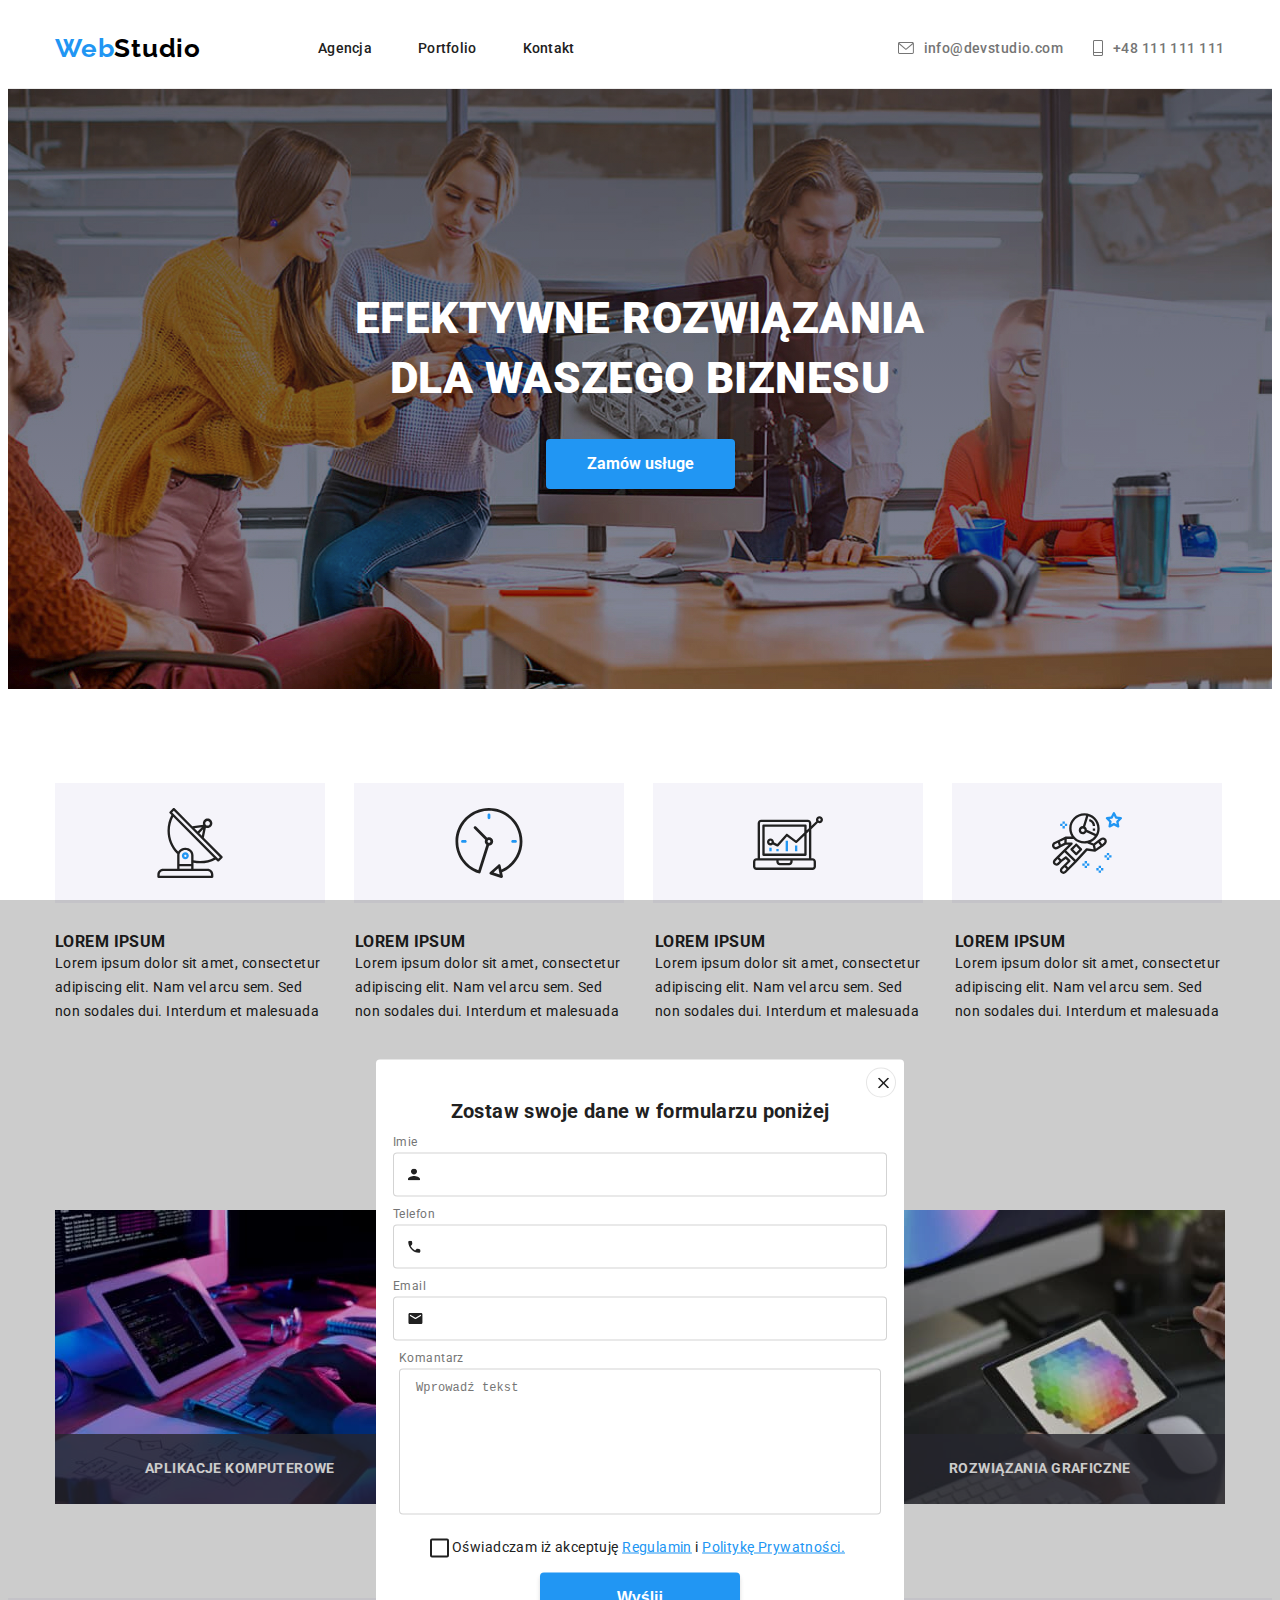
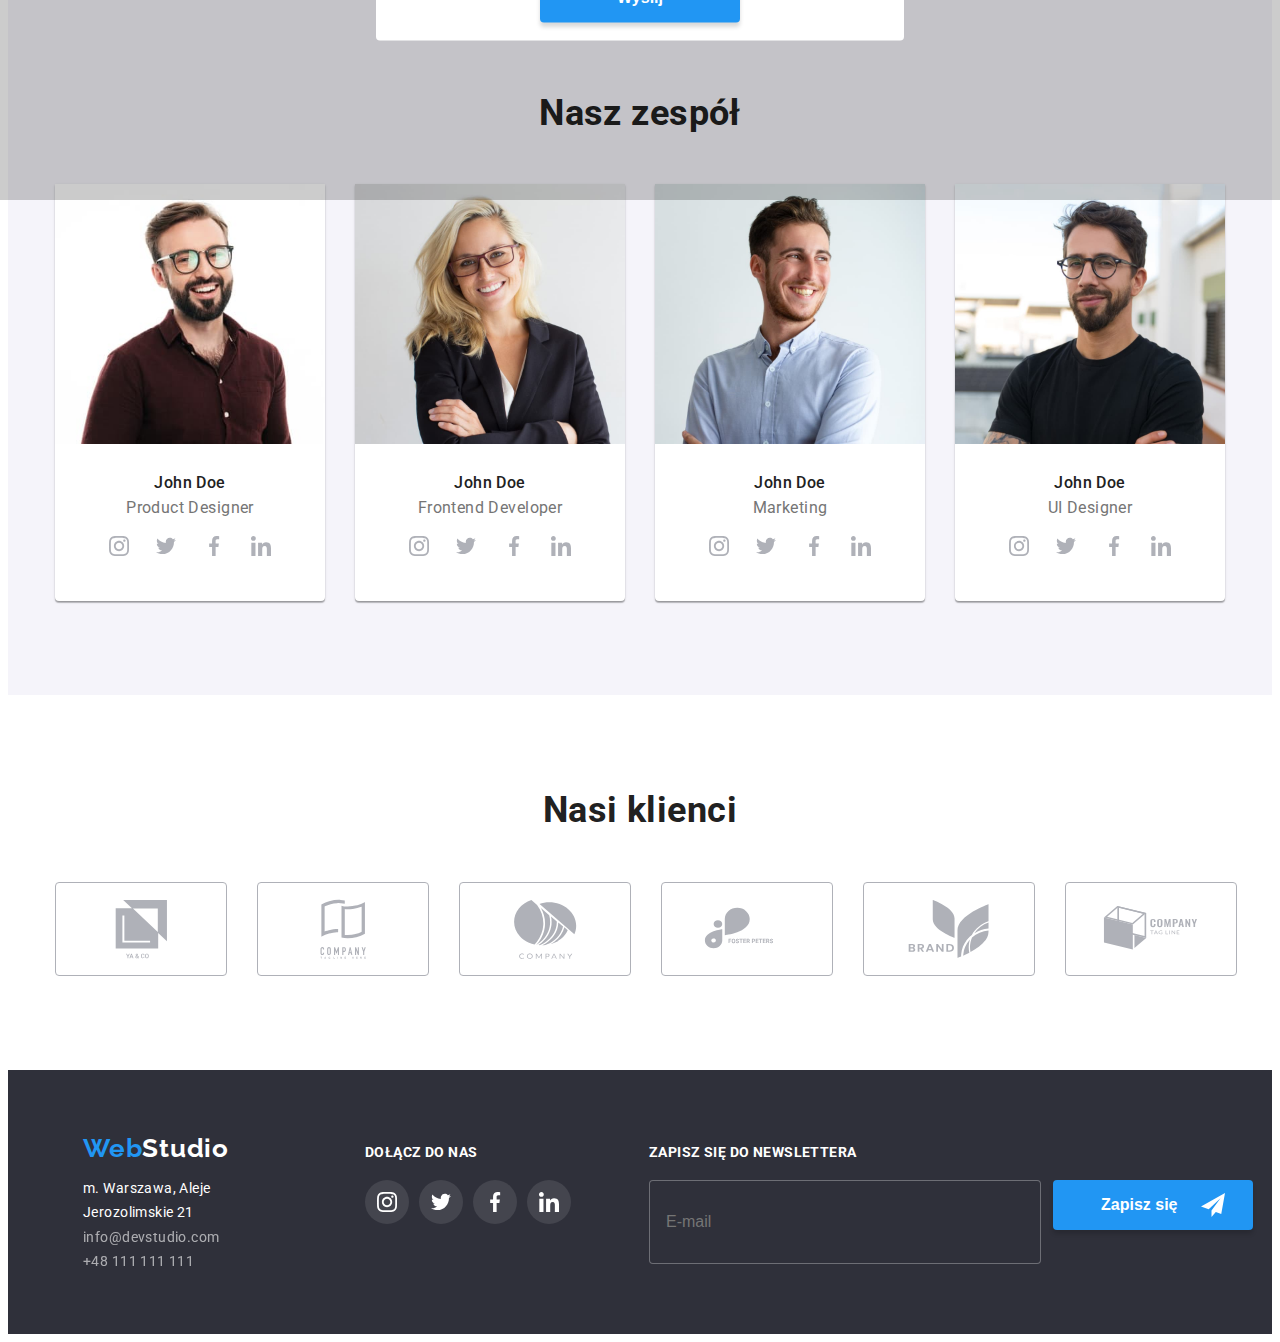
<file: index.html>
<!DOCTYPE html>
<html lang="en">

<head>
  <meta charset="UTF-8" />
  <meta http-equiv="X-UA-Compatible" content="IE=edge" />
  <meta name="viewport" content="width=device-width, initial-scale=1.0" />
  <title>Studio</title>
  <link rel="preconnect" href="https://fonts.googleapis.com" />
  <link rel="preconnect" href="https://fonts.gstatic.com" crossorigin />
  <link href="https://fonts.googleapis.com/css2?family=Raleway:wght@700&family=Roboto:wght@400;500;700;900&display=swap"
    rel="stylesheet" />
  <link rel="stylesheet" href="https://cdnjs.cloudflare.com/ajax/libs/modern-normalize/1.1.0/modern-normalize.min.css"
    integrity="sha512-wpPYUAdjBVSE4KJnH1VR1HeZfpl1ub8YT/NKx4PuQ5NmX2tKuGu6U/JRp5y+Y8XG2tV+wKQpNHVUX03MfMFn9Q=="
    crossorigin="anonymous" referrerpolicy="no-referrer" />
  <link rel="stylesheet" href="css/main.min.css" />
</head>

<body>
  <header class="header">
    <div class="container">
      <a href="/" class="logo"><span class="logo__text">Web</span>Studio</a>
      <nav>
        <ul class="navigation__list">
          <li class="navigation__list-item">
            <a href="/" class="navigation__link">Agencja</a>
          </li>
          <li class="navigation__list-item">
            <a href="./portfolio.html" class="navigation__link">Portfolio</a>
          </li>
          <li class="navigation__list-item">
            <a href="/kontakt" class="navigation__link">Kontakt</a>
          </li>
        </ul>
      </nav>
      <div>
        <ul class="header__contact-list">
          <li class="header__contact-list-item">
            <a class="header__contact-link" href="mailto:info@devstudio.com">
              <svg class="header__contact-icon" width="16" height="12">
                <use href="./images/icons.svg#icon-envelope">
                </use>
              </svg>
              info@devstudio.com</a>
          </li>
          <li class="header__contact-list-item">
            <a class="header__contact-link" href="tel:+48111111111">
              <svg class="header__contact-icon" width="10" height="16">
                <use href="./images/icons.svg#icon-phone"></use>
              </svg>
              +48 111 111 111</a>
          </li>
        </ul>
      </div>
    </div>
  </header>
  <main>
    <div class="main-title">
      <h1 class="main-title__text">
        EFEKTYWNE ROZWIĄZANIA <br />
        DLA WASZEGO BIZNESU
      </h1>
      <a class="main-title__link" href="#" data-modal-open><button type="button" class="main-title__button">Zamów
          usługe</button></a>
      <div class="backdrop is-hidden" data-modal>
        <div class="modal">
          <button class="modal__btn" data-modal-close>
            <svg class="modal__icon-cross" width="11" height="11">
              <use href="./images/icons.svg#icon-cross"></use>
            </svg>
          </button>
          <h3 class="modal__title">Zostaw swoje dane w formularzu poniżej</h3>
          <form class="modal__form">
            <label class="modal__label">
              Imie
              <svg class="modal__icon" width="12" height="12">
                <use href="./images/icons.svg#icon-name"></use>
              </svg>
              <input class="modal__input" type="text" name="imie">
            </label>
            <label class="modal__label">
              Telefon
              <svg class="modal__icon" width="13" height="13">
                <use href="./images/icons.svg#icon-phone2"></use>
              </svg>
              <input class="modal__input" type="tel" name="telefon">
            </label>
            <label class="modal__label">
              Email
              <svg class="modal__icon" width="15" height="12">
                <use href="./images/icons.svg#icon-envelope2"></use>
              </svg>
              <input class="modal__input" type="email" name="email">
            </label>
            <label class="modal__label">
              Komantarz
              <textarea class="modal__textarea" type="text" name="komentarz" placeholder="Wprowadź tekst"></textarea>
            </label>
            <label class="modal__checkbox">
              <input type="checkbox">
              <span class="modal__checkmark"></span>
              <svg class="modal__checkbox-icon" width="11" height="8">
                <use href="./images/icons.svg#icon-checkbox"></use>
              </svg>
              <span class="modal__agreements">Oświadczam iż akceptuję <a class="modal__link">Regulamin</a> i <a
                  class="modal__link">Politykę
                  Prywatności.</a></span>
            </label>
            <a href="/"><button class="modal__send-button" type="submit"><span>Wyślij</span></button></a>
          </form>
        </div>
      </div>
    </div>
    <section class="section">
      <div class="container">
        <div class="images-box">
          <ul class="images-box__list">
            <li class="images-box__item">
              <svg width="70" height="70">
                <use href="./images/icons.svg#icon-antena">
                </use>
              </svg>
            </li>
            <li class="images-box__item">
              <svg width="70" height="70">
                <use href="./images/icons.svg#icon-clock">
                </use>
              </svg>
            </li>
            <li class="images-box__item">
              <svg width="70" height="70">
                <use href="./images/icons.svg#icon-laptop">
                </use>
              </svg>
            </li>
            <li class="images-box__item">
              <svg width="70" height="70">
                <use href="./images/icons.svg#icon-astronaut">
                </use>
              </svg>
            </li>
          </ul>
        </div>
        <div class="features">
          <ul class="features__list">
            <li class="features__item">
              <h4 class="features__title">Lorem ipsum</h4>
              <p class="features__text">
                Lorem ipsum dolor sit amet, consectetur adipiscing elit. Nam vel
                arcu sem. Sed non sodales dui. Interdum et malesuada
              </p>
            </li>
            <li class="features__item">
              <h4 class="features__title">Lorem ipsum</h4>
              <p class="features__text">
                Lorem ipsum dolor sit amet, consectetur adipiscing elit. Nam vel
                arcu sem. Sed non sodales dui. Interdum et malesuada
              </p>
            </li>
            <li class="features__item">
              <h4 class="features__title">Lorem ipsum</h4>
              <p class="features__text">
                Lorem ipsum dolor sit amet, consectetur adipiscing elit. Nam vel
                arcu sem. Sed non sodales dui. Interdum et malesuada
              </p>
            </li>
            <li class="features__item">
              <h4 class="features__title">Lorem ipsum</h4>
              <p class="features__text">
                Lorem ipsum dolor sit amet, consectetur adipiscing elit. Nam vel
                arcu sem. Sed non sodales dui. Interdum et malesuada
              </p>
            </li>
          </ul>
        </div>
      </div>
    </section>
    <section class="work container section">
      <h2 class="section__title">Czym się zajmujemy</h2>
      <ul class="work__list">
        <li class="work__item">
          <img src="images/project.jpg" alt="Projektowanie stron WWW" width="370" height="294" />
          <p class="work__text">APLIKACJE KOMPUTEROWE</p>
        </li>
        <li class="work__item">
          <img src="images/apps.jpg" alt="Aplikacje na telefon" width="370" height="294" />
          <p class="work__text">APLIKACJE MOBILNE</p>
        </li>
        <li class="work__item">
          <img src="images/design.jpg" alt="Paleta kolorów" width="370" height="294" />
          <p class="work__text">ROZWIĄZANIA GRAFICZNE</p>
        </li>
      </ul>
    </section>
    <section class="teams">
      <div class="container section">
        <h2 class="section__title">Nasz zespół</h2>

        <ul class="teams__list">
          <li class="teams__item">
            <figure class="teams__figure-box">
              <img src="images/productdesigner..jpg" alt="Product Designer" width="270" height="260" />
              <figcaption class="teams__figcaption">
                <strong class="teams__name">John Doe</strong><br />
                <span class="teams__function">Product Designer</span>
                <div>
                  <ul class="teams__social">
                    <li class="teams__social-list"><a href="/"><svg class="teams__social-link" width="44" height="44">
                          <use href="./images/icons.svg#icon-instagram"></use>
                        </svg></a></li>
                    <li class="teams__social-list"><a href="/"><svg class="teams__social-link" width="44" height="44">
                          <use href="./images/icons.svg#icon-twitter">
                          </use>
                        </svg></a></li>
                    <li class="teams__social-list"><a href="/"><svg class="teams__social-link" width="44" height="44">
                          <use href="./images/icons.svg#icon-facebook"></use>
                        </svg></a></li>
                    <li class="teams__social-list"><a href="/"><svg class="teams__social-link" width="44" height="44">
                          <use href="./images/icons.svg#icon-linkedin"></use>
                        </svg></a></li>
                  </ul>
                </div>
              </figcaption>
            </figure>
          </li>
          <li class="teams__item">
            <figure class="teams__figure-box">
              <img src="images/frontend.jpg" alt="Frontend Developer" width="270" height="260" />
              <figcaption class="teams__figcaption">
                <strong class="teams__name">John Doe</strong><br />
                <span class="teams__function">Frontend Developer</span>
                <div>
                  <ul class="teams__social">
                    <li class="teams__social-list"><a href="/"><svg class="teams__social-link" width="44" height="44">
                          <use href="./images/icons.svg#icon-instagram"></use>
                        </svg></a></li>
                    <li class="teams__social-list"><a href="/"><svg class="teams__social-link" width="44" height="44">
                          <use href="./images/icons.svg#icon-twitter">
                          </use>
                        </svg></a></li>
                    <li class="teams__social-list"><a href="/"><svg class="teams__social-link" width="44" height="44">
                          <use href="./images/icons.svg#icon-facebook"></use>
                        </svg></a></li>
                    <li class="teams__social-list"><a href="/"><svg class="teams__social-link" width="44" height="44">
                          <use href="./images/icons.svg#icon-linkedin"></use>
                        </svg></a></li>
                  </ul>
                </div>
              </figcaption>
            </figure class="teams__figure-box">
          </li>
          <li class="teams__item">
            <figure class="teams__figure-box">
              <img src="images/marketing.jpg" alt="marketing" width="270" height="260" />
              <figcaption class="teams__figcaption">
                <strong class="teams__name">John Doe</strong><br />
                <span class="teams__function">Marketing</span>
                <div>
                  <ul class="teams__social">
                    <li class="teams__social-list"><a href="/"><svg class="teams__social-link" width="44" height="44">
                          <use href="./images/icons.svg#icon-instagram"></use>
                        </svg></a></li>
                    <li class="teams__social-list"><a href="/"><svg class="teams__social-link" width="44" height="44">
                          <use href="./images/icons.svg#icon-twitter">
                          </use>
                        </svg></a></li>
                    <li class="teams__social-list"><a href="/"><svg class="teams__social-link" width="44" height="44">
                          <use href="./images/icons.svg#icon-facebook"></use>
                        </svg></a></li>
                    <li class="teams__social-list"><a href="/"><svg class="teams__social-link" width="44" height="44">
                          <use href="./images/icons.svg#icon-linkedin"></use>
                        </svg></a></li>
                  </ul>
                </div>
              </figcaption>
            </figure>
          </li>
          <li class="teams__item">
            <figure class="teams__figure-box">
              <img src="images/uidesigner.jpg" alt="UI designer" width="270" height="260" />
              <figcaption class="teams__figcaption">
                <strong class="teams__name">John Doe</strong><br />
                <span class="teams__function">UI Designer</span>
                <div>
                  <ul class="teams__social">
                    <li class="teams__social-list"><a href="/"><svg class="teams__social-link" width="44" height="44">
                          <use href="./images/icons.svg#icon-instagram"></use>
                        </svg></a></li>
                    <li class="teams__social-list"><a href="/"><svg class="teams__social-link" width="44" height="44">
                          <use href="./images/icons.svg#icon-twitter">
                          </use>
                        </svg></a></li>
                    <li class="teams__social-list"><a href="/"><svg class="teams__social-link" width="44" height="44">
                          <use href="./images/icons.svg#icon-facebook"></use>
                        </svg></a></li>
                    <li class="teams__social-list"><a href="/"><svg class="teams__social-link" width="44" height="44">
                          <use href="./images/icons.svg#icon-linkedin"></use>
                        </svg></a></li>
                  </ul>
                </div>
              </figcaption>
            </figure>
          </li>
        </ul>
      </div>
    </section>
    <section class="container section">
      <h2 class="section__title">Nasi klienci</h2>
      <div class="clients">
        <ul class="clients__list">
          <li class="client__item">
            <svg width="106" height="60">
              <use href="./images/icons.svg#icon-client1">
              </use>
            </svg>
          </li>
          <li class="client__item">
            <svg width="106" height="60">
              <use href="./images/icons.svg#icon-client2">
              </use>
            </svg>
          </li>
          <li class="client__item">
            <svg width="106" height="60">
              <use href="./images/icons.svg#icon-client3">
              </use>
            </svg>
          </li>
          <li class="client__item">
            <svg width="106" height="60">
              <use href="./images/icons.svg#icon-client4">
              </use>
            </svg>
          </li>
          <li class="client__item">
            <svg width="106" height="60">
              <use href="./images/icons.svg#icon-client5">
              </use>
            </svg>
          </li>
          <li class="client__item">
            <svg width="106" height="60">
              <use href="./images/icons.svg#icon-client6">
              </use>
            </svg>
          </li>
        </ul>
      </div>
    </section>
  </main>
  <footer class=" footer">
    <div class="container footer__box">
      <div class="address">
        <a class="footer__logo" href="/"><span class="logo__text">Web</span>Studio</a>
        <address class="address__box">
          <ul class="address__list">
            <li>m. Warszawa, Aleje Jerozolimskie 21</li>
            <li>
              <a class="address__link" href="mailto:info@devstudio.com">info@devstudio.com</a>
            </li>
            <li>
              <a class="address__link" href="tel:+48111111111">+48 111 111 111</a>
            </li>
          </ul>
        </address>
      </div>
      <div class="footer__social-media">
        <h5 class="footer__social-media-label">DOŁĄCZ DO NAS</h5>
        <ul class="footer__social-media-list">
          <li class="footer__social-media-item"><a href="/"><svg class="footer__social-media-link" width="44"
                height="44">
                <use href="./images/icons.svg#icon-instagram"></use>
              </svg></a></li>
          <li class="footer__social-media-item"><a href="/"><svg class="footer__social-media-link" width="44"
                height="44">
                <use href="./images/icons.svg#icon-twitter">
                </use>
              </svg></a></li>
          <li class="footer__social-media-item"><a href="/"><svg class="footer__social-media-link" width="44"
                height="44">
                <use href="./images/icons.svg#icon-facebook"></use>
              </svg></a></li>
          <li class="footer__social-media-item"><a href="/"><svg class="footer__social-media-link" width="44"
                height="44">
                <use href="./images/icons.svg#icon-linkedin"></use>
              </svg></a></li>
        </ul>
      </div>
      <div class="newsletter">
        <h5 class="newsletter__label">
          ZAPISZ SIĘ DO NEWSLETTERA
        </h5>
        <form class="newsletter__form">
          <label>
            <input class="newsletter__input" type="email" name="email" placeholder="E-mail" />
          </label>
          <a href="/" class="link"><button type="submit" class="newsletter__button">
              <span class="newsletter__button-text">Zapisz się</span>
              <svg class="newsletter__button-icon" width="24" height="24">
                <use href="./images/icons.svg#icon-send"></use>
              </svg>
            </button></a>
        </form>
      </div>
    </div>
  </footer>
  <script src="./modal.js"></script>
</body>

</html>
</file>
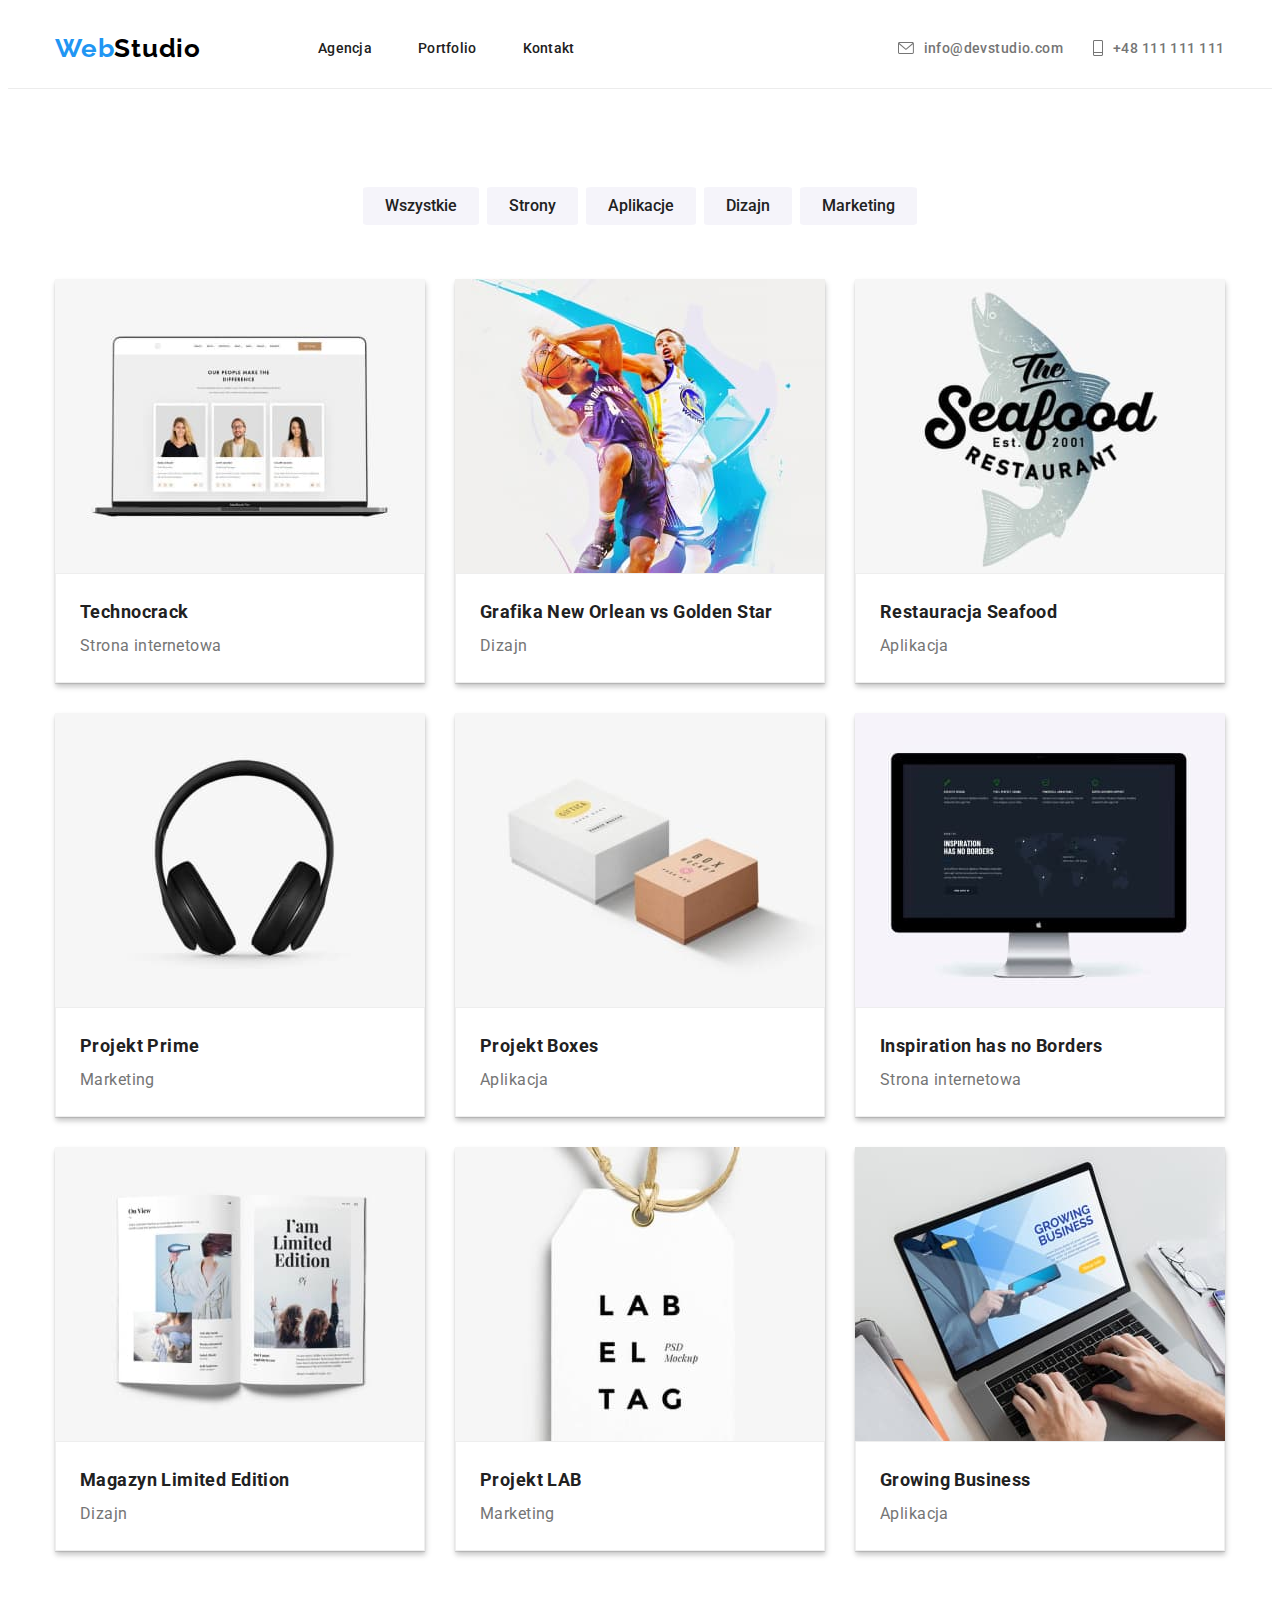
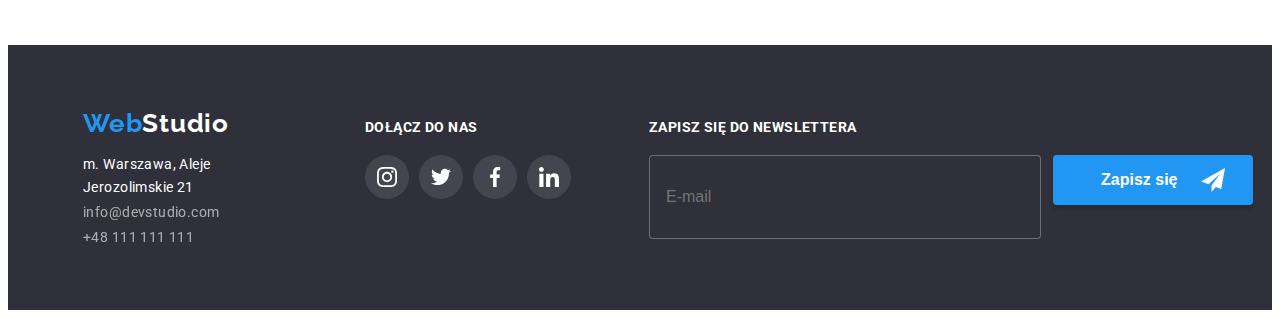
<file: portfolio.html>
<!DOCTYPE html>
<html lang="en">

<head>
  <meta charset="UTF-8" />
  <meta http-equiv="X-UA-Compatible" content="IE=edge" />
  <meta name="viewport" content="width=device-width, initial-scale=1.0" />
  <title>Portfolio</title>
  <link rel="preconnect" href="https://fonts.googleapis.com" />
  <link rel="preconnect" href="https://fonts.gstatic.com" crossorigin />
  <link href="https://fonts.googleapis.com/css2?family=Raleway:wght@700&family=Roboto:wght@400;500;700;900&display=swap"
    rel="stylesheet" />
  <link rel="stylesheet" href="https://cdnjs.cloudflare.com/ajax/libs/modern-normalize/1.1.0/modern-normalize.min.css"
    integrity="sha512-wpPYUAdjBVSE4KJnH1VR1HeZfpl1ub8YT/NKx4PuQ5NmX2tKuGu6U/JRp5y+Y8XG2tV+wKQpNHVUX03MfMFn9Q=="
    crossorigin="anonymous" referrerpolicy="no-referrer" />
  <link rel="stylesheet" href="css/main.min.css" />
</head>

<body>
  <header class="header">
    <div class="container">
      <a href="index.html" class="logo"><span class="logo__text">Web</span>Studio</a>
      <nav class="navigation">
        <ul class="navigation__list">
          <li class="navigation__list-item">
            <a href="/" class="navigation__link">Agencja</a>
          </li>
          <li class="navigation__list-item">
            <a href="./portfolio.html" class="navigation__link">Portfolio</a>
          </li>
          <li class="navigation__list-item">
            <a href="/kontakt" class="navigation__link">Kontakt</a>
          </li>
        </ul>
      </nav>
      <div>
        <ul class="header__contact-list">
          <li class="header__contact-list-item">
            <a class="header__contact-link" href="mailto:info@devstudio.com">
              <svg class="header__contact-icon" width="16" height="12">
                <use href="./images/icons.svg#icon-envelope">
                </use>
              </svg>
              info@devstudio.com</a>
          </li>
          <li class="header__contact-list-item">
            <a class="header__contact-link" href="tel:+48111111111">
              <svg class="header__contact-icon" width="10" height="16">
                <use href="./images/icons.svg#icon-phone"></use>
              </svg>
              +48 111 111 111</a>
          </li>
        </ul>
      </div>
    </div>
  </header>
  <main class="section">
    <div class="container">
      <ul class="button-bar">
        <li class="button-bar__item">
          <button class="button-bar__button" type="button">Wszystkie</button>
        </li>
        <li class="button-bar__item">
          <button class="button-bar__button" type="button">Strony</button>
        </li>
        <li class="button-bar__item">
          <button class="button-bar__button" type="button">Aplikacje</button>
        </li>
        <li class="button-bar__item">
          <button class="button-bar__button" type="button">Dizajn</button>
        </li>
        <li class="button-bar__item">
          <button class="button-bar__button" type="button">Marketing</button>
        </li>
      </ul>
    </div>
    <section class="container">
      <ul class="services">
        <li class="services__item">
          <figure class="services__figure-box">
            <div class="services__animation">
              <img class="services__image" src="./images/website.jpg" alt="Technocrack" width="370" height="294" />
              <div class="services__overlay">
                <p class="services__overlay-text">
                  Technocrack jest popularną platformą wykorzystywaną do rozpowszechniania koronawirusa. Firmy
                  wykorzystują tę platformę do celów szpiegowskich i ataków na niezabezpieczone serwery konkurencji
                </p>
              </div>
            </div>
            <figcaption class="services__figcaption">
              <strong class="services__title">Technocrack</strong><br />
              <span class="services__description">Strona internetowa</span>
            </figcaption>
          </figure>
        </li>
        <li class="services__item">
          <figure class="services__figure-box">
            <div class="services__animation">
              <img class="services__image" src="./images/dizajn.jpg" alt="Grafika New Orlean vs Golden Star" width="370"
                height="294" />
              <div class="services__overlay">
                <p class="services__overlay-text">
                  Technocrack jest popularną platformą wykorzystywaną do rozpowszechniania koronawirusa. Firmy
                  wykorzystują tę platformę do celów szpiegowskich i ataków na niezabezpieczone serwery konkurencji
                </p>
              </div>
            </div>
            <figcaption class="services__figcaption">
              <strong class="services__title">Grafika New Orlean vs Golden Star</strong><br />
              <span class="services__description">Dizajn</span>
            </figcaption>
          </figure>
        </li>
        <li class="services__item">
          <figure class="services__figure-box">
            <div class="services__animation">
              <img class="services__image" src="./images/seafood.jpg" alt="Restauracja Seafood" width="370"
                height="294" />
              <div class="services__overlay">
                <p class="services__overlay-text">
                  Technocrack jest popularną platformą wykorzystywaną do rozpowszechniania koronawirusa. Firmy
                  wykorzystują tę platformę do celów szpiegowskich i ataków na niezabezpieczone serwery konkurencji
                </p>
              </div>
            </div>
            <figcaption class="services__figcaption">
              <strong class="services__title">Restauracja Seafood</strong><br />
              <span class="services__description">Aplikacja</span>
            </figcaption>
          </figure>
        </li>
        <li class="services__item">
          <figure class="services__figure-box">
            <div class="services__animation">
              <img class="services__image" src="./images/headphone.jpg" alt="Projekt Prime" width="370" height="294" />
              <div class="services__overlay">
                <p class="services__overlay-text">
                  Technocrack jest popularną platformą wykorzystywaną do rozpowszechniania koronawirusa. Firmy
                  wykorzystują tę platformę do celów szpiegowskich i ataków na niezabezpieczone serwery konkurencji
                </p>
              </div>
            </div>
            <figcaption class="services__figcaption">
              <strong class="services__title">Projekt Prime</strong><br />
              <span class="services__description">Marketing</span>
            </figcaption>
          </figure>
        </li>
        <li class="services__item">
          <figure class="services__figure-box">
            <div class="services__animation">
              <img class="services__image" src="./images/boxes.jpg" alt="Projekt Boxes" width="370" height="294" />
              <div class="services__overlay">
                <p class="services__overlay-text">
                  Technocrack jest popularną platformą wykorzystywaną do rozpowszechniania koronawirusa. Firmy
                  wykorzystują tę platformę do celów szpiegowskich i ataków na niezabezpieczone serwery konkurencji
                </p>
              </div>
            </div>
            <figcaption class="services__figcaption">
              <strong class="services__title">Projekt Boxes</strong><br />
              <span class="services__description">Aplikacja</span>
            </figcaption>
          </figure>
        </li>
        <li class="services__item">
          <figure class="services__figure-box">
            <div class="services__animation">
              <img class="services__image" src="./images/inspiration.jpg" alt="Inspiration has no Borders" width="370"
                height="294" />
              <div class="services__overlay">
                <p class="services__overlay-text">
                  Technocrack jest popularną platformą wykorzystywaną do rozpowszechniania koronawirusa. Firmy
                  wykorzystują tę platformę do celów szpiegowskich i ataków na niezabezpieczone serwery konkurencji
                </p>
              </div>
            </div>
            <figcaption class="services__figcaption">
              <strong class="services__title">Inspiration has no Borders</strong><br />
              <span class="services__description">Strona internetowa</span>
            </figcaption>
          </figure>
        </li>
        <li class="services__item">
          <figure class="services__figure-box">
            <div class="services__animation">
              <img class="services__image" src="./images/book.jpg" alt="Magazyn Limited Edition" width="370"
                height="294" />
              <div class="services__overlay">
                <p class="services__overlay-text">
                  Technocrack jest popularną platformą wykorzystywaną do rozpowszechniania koronawirusa. Firmy
                  wykorzystują tę platformę do celów szpiegowskich i ataków na niezabezpieczone serwery konkurencji
                </p>
              </div>
            </div>
            <figcaption class="services__figcaption">
              <strong class="services__title">Magazyn Limited Edition</strong><br />
              <span class="services__description">Dizajn</span>
            </figcaption>
          </figure>
        </li>
        <li class="services__item">
          <figure class="services__figure-box">
            <div class="services__animation">
              <img class="services__image" src="./images/label.jpg" alt="Projekt LAB" width="370" height="294" />
              <div class="services__overlay">
                <p class="services__overlay-text">
                  Technocrack jest popularną platformą wykorzystywaną do rozpowszechniania koronawirusa. Firmy
                  wykorzystują tę platformę do celów szpiegowskich i ataków na niezabezpieczone serwery konkurencji
                </p>
              </div>
            </div>
            <figcaption class="services__figcaption">
              <strong class="services__title">Projekt LAB</strong><br />
              <span class="services__description">Marketing</span>
            </figcaption>
          </figure>
        </li>
        <li class="services__item">
          <figure class="services__figure-box">
            <div class="services__animation">
              <img class="services__image" src="./images/business.jpg" alt="Growing Busieness" width="370"
                height="294" />
              <div class="services__overlay">
                <p class="services__overlay-text">
                  Technocrack jest popularną platformą wykorzystywaną do rozpowszechniania koronawirusa. Firmy
                  wykorzystują tę platformę do celów szpiegowskich i ataków na niezabezpieczone serwery konkurencji
                </p>
              </div>
            </div>
            <figcaption class="services__figcaption">
              <strong class="services__title">Growing Business</strong><br />
              <span class="services__description">Aplikacja</span>
            </figcaption>
          </figure>
        </li>
      </ul>
    </section>
  </main>
  <footer class="footer">
    <div class="container footer__box">
      <div class="address">
        <a class="footer__logo" href="/"><span class="logo__text">Web</span>Studio</a>
        <address class="address__box">
          <ul class="address__list">
            <li>m. Warszawa, Aleje Jerozolimskie 21</li>
            <li>
              <a class="address__link" href="mailto:info@devstudio.com">info@devstudio.com</a>
            </li>
            <li>
              <a class="address__link" href="tel:+48111111111">+48 111 111 111</a>
            </li>
          </ul>
        </address>
      </div>
      <div class="footer__social-media">
        <h5 class="footer__social-media-label">DOŁĄCZ DO NAS</h5>
        <ul class="footer__social-media-list">
          <li class="footer__social-media-item"><a href="/"><svg class="footer__social-media-link" width="44"
                height="44">
                <use href="./images/icons.svg#icon-instagram"></use>
              </svg></a></li>
          <li class="footer__social-media-item"><a href="/"><svg class="footer__social-media-link" width="44"
                height="44">
                <use href="./images/icons.svg#icon-twitter">
                </use>
              </svg></a></li>
          <li class="footer__social-media-item"><a href="/"><svg class="footer__social-media-link" width="44"
                height="44">
                <use href="./images/icons.svg#icon-facebook"></use>
              </svg></a></li>
          <li class="footer__social-media-item"><a href="/"><svg class="footer__social-media-link" width="44"
                height="44">
                <use href="./images/icons.svg#icon-linkedin"></use>
              </svg></a></li>
        </ul>
      </div>
      <div class="newsletter">
        <h5 class="newsletter__label">
          ZAPISZ SIĘ DO NEWSLETTERA
        </h5>
        <form class="newsletter__form">
          <label>
            <input class="newsletter__input" type="email" name="email" placeholder="E-mail" />
          </label>
          <a href="/" class="link"><button type="submit" class="newsletter__button">
              <span class="newsletter__button-text">Zapisz się</span>
              <svg class="newsletter__button-icon" width="24" height="24">
                <use href="./images/icons.svg#icon-send"></use>
              </svg>
            </button></a>
        </form>
      </div>
    </div>
  </footer>
</body>

</html>
</file>
<file: css/main.min.css>
:root{--white: #ffffff;--carbon: #212121;--light-blue: #2196f3;--light-grey: #757575;--black: #000000;--beige: #f5f4fa;--whitish: #e5e5e5;--dark-grey: #2f303a;--border-color: #ececec;--border-color-1: rgba(33, 33, 33, 0.2);--border-image: #eeeeee;--border-svg: #afb1b8;--icon-background: rgba(255, 255, 255, 0.1);--border-email: rgba(255, 255, 255, 0.3);--shadow-1: rgba(47, 48, 58, 0.4);--shadow-2: rgba(255, 255, 255, 0);--box-shadow: rgba(0, 0, 0, 0.15);--box-shadow-1: rgba(0, 0, 0, 0.1);--box-shadow-2: rgba(0, 0, 0, 0.08);--box-shadow-3: rgba(0, 0, 0, 0.12);--box-shadow-4: rgba(0, 0, 0, 0.06);--box-shadow-5: rgba(0, 0, 0, 0.16);--box-shadow-6: rgba(0, 0, 0, 0.2);--overlay: rgba(33, 150, 243, 0.9);--work-background: rgba(47, 48, 58, 0.8);--input-color: rgba(255, 255, 255, 0.6);--textarea: rgba(117, 117, 117, 0.5)}body{background-color:var(--white);font-family:"Roboto","Raleway",sans-serif;color:var(--carbon);letter-spacing:.03em;font-size:14px}h1,h2,h3,h4,h5,h6{margin:0}ul{margin:0;padding:0}p{padding:0;margin:0}img{display:block}.list{list-style:none}.link{text-decoration:none}.features__text{line-height:24px;color:var(--text-color);font-size:14px;line-height:1.7;letter-spacing:.03em;width:270px}.container{box-sizing:border-box;padding:0 15px;margin:0 auto;width:1200px}.section{padding-top:94px;padding-bottom:94px}.section__title{font-weight:700;color:var(--carbon);font-size:36px;line-height:1.17;text-align:center;margin-bottom:50px}.backdrop{position:fixed;left:0;top:0;width:100%;height:100%;background-color:rgba(0,0,0,.2);transition-duration:250ms;transition-timing-function:cubic-bezier(0.4, 0, 0.2, 1);z-index:3}.is-hidden{transform:translateY(100%)}.main-title{text-align:center;padding-top:200px;padding-bottom:200px;background-image:linear-gradient(var(--shadow-1), var(--shadow-2)),url(../images/background.jpg);background-repeat:no-repeat;background-position:center;background-size:cover;max-width:1600px;height:600px;margin:0 auto;box-sizing:border-box}.main-title__text{font-weight:900;color:var(--white);line-height:1.36;font-size:44px;text-decoration:none}.main-title__button{background-color:var(--light-blue);color:var(--white);font-weight:700;font-size:16px;line-height:1.87;cursor:pointer;font-family:inherit;font-weight:700;border:none;box-shadow:0px 4px 4px var(--box-shadow);border-radius:4px;padding:10px 41px;margin:30px auto auto}.header{border-bottom:1px solid var(--border-color)}.header .container{display:flex;align-items:center}.header__contact-link{text-decoration:none;color:var(--light-grey);font-size:14px;line-height:1.17;font-weight:500;display:flex;align-items:center;transition-property:color;transition-duration:250ms;transition-timing-function:cubic-bezier(0.4, 0, 0.2, 1)}.header__contact-link:hover{color:var(--light-blue);--color2: var(--light-blue);--color5: var(--light-blue)}.header__contact-link:focus{color:var(--light-blue)}.header__contact-list{display:flex;list-style:none;align-items:flex-end;justify-content:center;margin-left:300px}.header__contact-list-item{list-style:none;display:flex;align-items:center;margin-right:30px}.header__contact-list-item:last-child{margin-right:0}.header__contact-icon{margin-right:10px;fill:currentColor}.header__contact-icon:hover{fill:#2196f3}.header__contact-icon:focus{fill:#2196f3}.footer{background-color:var(--dark-grey);text-decoration:none;font-style:inherit;padding:60px}.footer__logo{font-family:"Raleway",sans-serif;font-weight:700;text-decoration:none;color:var(--white);font-size:26px;line-height:1.4;letter-spacing:.03em;margin-bottom:20px}.footer__box{display:flex;align-items:baseline}.footer__social-media-list{display:flex}.footer__social-media-item{list-style:none;display:flex;width:44px;height:44px;margin-right:10px}.footer__social-media-item:last-child{margin-right:0}.footer__social-media-label{font-size:14px;font-weight:700;letter-spacing:.03em;margin-bottom:20px;color:var(--white)}.footer__social-media-link{fill:var(--white);background-color:var(--icon-background);border-radius:50%;transition-property:background-color;transition-duration:250ms;transition-timing-function:cubic-bezier(0.4, 0, 0.2, 1)}.footer__social-media-link:hover{background-color:var(--light-blue)}.footer__social-media-link:focus{background-color:var(--light-blue)}.footer__social-media-link{fill:var(--white);background-color:var(--icon-background);border-radius:50%;transition-property:background-color;transition-duration:250ms;transition-timing-function:cubic-bezier(0.4, 0, 0.2, 1)}.footer__social-media-link:hover,.footer__social-media-link:focus{background-color:var(--light-blue)}.modal{width:528px;height:581px;background-color:var(--white);border-radius:4px;position:fixed;top:50%;left:50%;transform:translate(-50%, -50%)}.modal__btn{cursor:pointer;width:30px;height:30px;border-radius:50%;background:#fff;border:1px solid var(--box-shadow-1);position:absolute;top:8px;right:8px;font-size:17px;font-weight:500}.modal__icon-cross{fill:var(--carbon);margin-left:5px;display:flex;align-items:center;justify-content:center}.modal__title{font-size:20px;font-weight:700;line-height:1.15;color:var(--carbon);margin-inline:40px;margin-top:40px;margin-bottom:12px}.modal__form{display:flex;flex-direction:column;align-items:center;flex-wrap:wrap;gap:10px}.modal__label{display:flex;flex-direction:column;text-align:left;flex-wrap:wrap;gap:4px;font-size:12px;font-weight:400;color:var(--light-grey);position:relative}.modal__label:focus-within .modal__icon{fill:var(--light-blue)}.modal__input{width:448px;height:40px;border-radius:4px;border:1px solid var(--border-color-1);padding-left:42px;transition-property:border;transition-duration:250ms;transition-timing-function:cubic-bezier(0.4, 0, 0.2, 1)}.modal__input:focus{outline:0;border-color:var(--light-blue)}.modal__textarea{resize:none;width:448px;height:120px;border-radius:4px;border:1px solid var(--border-color-1);padding-block:12px;padding-inline:16px;font-weight:400;font-size:12px;line-height:1.16;letter-spacing:.01em;color:var(--textarea);margin-bottom:10px}.modal__textarea:focus{outline:0;border-color:var(--light-blue)}.modal__icon{position:absolute;display:flex;top:55%;left:15px;fill:var(--carbon);transition-property:fill;transition-duration:250ms;transition-timing-function:cubic-bezier(0.4, 0, 0.2, 1)}.modal__icon:focus{outline:0;border-color:var(--light-blue)}.modal__send-button{width:200px;height:50px;background-color:var(--light-blue);color:var(--white);border-radius:4px;font-size:16px;font-weight:700;line-height:1.87;box-shadow:0px 4px 4px var(--box-shadow);border:none;margin-top:20px;cursor:pointer}.modal__link{color:var(--light-blue);text-decoration:underline;cursor:pointer}.modal__agreements{position:absolute;width:397px;height:auto;left:-190px}.modal__checkbox{position:relative;padding-block:4px;cursor:pointer}.modal__checkbox input{position:absolute;cursor:pointer;opacity:0;height:0;width:0}.modal__checkbox input:checked~.modal__checkmark{background-color:var(--light-blue);border-color:var(--light-blue)}.modal__checkbox input:checked~.modal__checkbox-icon{stroke:var(--white);stroke-width:3px}.modal__checkbox-icon{position:absolute;left:-208px;top:8px;fill:var(--white)}.modal__checkmark{position:absolute;height:15px;width:15px;border:2px solid var(--carbon);background-color:var(--white);left:-210px;border-radius:2px}.navigation__link{text-decoration:none;color:var(--carbon);font-size:14px;line-height:1.17;position:relative;transition-property:color;transition-duration:250ms;transition-timing-function:cubic-bezier(0.4, 0, 0.2, 1)}.navigation__link:hover{color:var(--light-blue)}.navigation__link:hover::after{width:100%}.navigation__link:focus{color:var(--light-blue)}.navigation__link::after{content:"";position:absolute;background-color:var(--light-blue);height:4px;width:100%;bottom:-32px;left:0;width:0}.navigation__list{display:inline-flex;align-content:center;letter-spacing:.02em;font-weight:500}.navigation__list-item{justify-content:flex-start;align-items:center;list-style-type:none;padding:23px}.logo{display:flex;align-items:center;font-family:"Raleway",sans-serif;font-weight:700;text-decoration:none;color:var(--black);font-size:26px;line-height:1.4;letter-spacing:.03em;width:270;margin-right:94px;margin-block:22px}.logo__text{color:var(--light-blue)}.features{margin-bottom:-94px}.features .features__list{display:flex;flex-wrap:nowrap;gap:30px;flex-basis:calc((100% - 90px)/4)}.features__title{font-weight:700;text-transform:uppercase;font-size:16px;line-height:1.17}.features__item{letter-spacing:.03em;list-style-type:none}.button-bar{display:flex;list-style:none;justify-content:center;margin-bottom:50px}.button-bar__button{color:var(--carbon);font-size:16px;background-color:var(--beige);font-family:inherit;font-weight:500;cursor:pointer;border:none;line-height:1.62;border-radius:5%;padding:6px 22px;transition-property:color,box-shadow,background-color;transition-duration:250ms;transition-timing-function:cubic-bezier(0.4, 0, 0.2, 1)}.button-bar__button:hover{background-color:var(--light-blue);color:var(--white);box-shadow:0px 3px 1px var(--box-shadow-1),0px 1px 2px var(--box-shadow-2),0px 2px 2px var(--box-shadow-3)}.button-bar__button:focus{background-color:var(--light-blue);color:var(--white);box-shadow:0px 3px 1px var(--box-shadow-1),0px 1px 2px var(--box-shadow-2),0px 2px 2px var(--box-shadow-3)}.button-bar__item{display:inline-flex;padding:4px}.teams{background-color:var(--beige)}.teams__name{color:var(--carbon);font-size:16px;font-weight:500;line-height:1.17}.teams__function{color:var(--light-grey);font-size:16px;line-height:2}.teams__list{display:flex;list-style-type:none;flex-wrap:nowrap;gap:30px;padding:0}.teams__item{display:flex;box-shadow:0px 1px 3px var(--box-shadow-3),0px 1px 1px var(--box-shadow),0px 2px 1px var(--box-shadow-6);border-radius:0px 0px 4px 4px;background-color:var(--white);flex-basis:calc((100% - 90px)/4);gap:30px;flex-wrap:nowrap}.teams__figure-box{margin:0%;padding:0;transition-property:box-shadow;transition-duration:250ms;transition-timing-function:cubic-bezier(0.4, 0, 0.2, 1)}.teams__figure-box:hover{box-shadow:0px 1px 1px var(--box-shadow-3),0px 4px 4px var(--box-shadow-4),1px 4px 6px var(--box-shadow-5)}.teams__figure-box:focus{box-shadow:0px 1px 1px var(--box-shadow-3),0px 4px 4px var(--box-shadow-4),1px 4px 6px var(--box-shadow-5)}.teams__figcaption{text-align:center;letter-spacing:.03em;margin-block:30px}.teams__social-list{list-style:none;align-content:center;display:inline-flex}.teams__social-link{justify-content:center;align-items:center;align-content:center;border-radius:50%;fill:var(--border-svg);background-color:var(--white);transition-property:fill,background-color;transition-duration:250ms;transition-timing-function:cubic-bezier(0.4, 0, 0.2, 1)}.teams__social-link:hover{fill:var(--white);background-color:var(--light-blue)}.teams__social-link:focus{fill:var(--white);background-color:var(--light-blue)}.address{margin-right:70px}.address__box{font-style:inherit;padding-top:11px;letter-spacing:0,3em;line-height:24px}.address__list{list-style-type:none;font-size:14px;line-height:1.7;letter-spacing:.03em;color:var(--white)}.address__link{text-decoration:none;font-family:inherit;font-style:normal;color:var(--white);filter:opacity(60%);line-height:24px}.address__link:hover{color:var(--light-blue);transition-duration:250ms;transition-timing-function:cubic-bezier(0.4, 0, 0.2, 1)}.address__link:focus{color:var(--light-blue);transition-duration:250ms;transition-timing-function:cubic-bezier(0.4, 0, 0.2, 1)}.services{display:flex;list-style-type:none;flex-wrap:wrap;padding:0;margin:0;gap:30px}.services__title{font-size:18px;font-weight:700;color:var(--carbon);line-height:2}.services__item{display:flex;background-color:var(--white)}.services__item:hover .services__overlay{transform:translateY(-100%)}.services__item:focus .services__overlay{transform:translateY(-100%)}.services__description{color:var(--light-grey);font-size:16px;line-height:2}.services__image{display:block}.services__figure-box{margin:0%;padding:0;transition-property:box-shadow;transition-duration:250ms;transition-timing-function:cubic-bezier(0.4, 0, 0.2, 1);box-shadow:0px 1px 1px var(--box-shadow-3),0px 4px 4px var(--box-shadow-4),1px 4px 6px var(--box-shadow-5);box-shadow:0px 1px 1px var(--box-shadow-3),0px 4px 4px var(--box-shadow-4),1px 4px 6px var(--box-shadow-5)}.services__figcaption{border:1px solid var(--border-image);padding:20px 24px}.services__figcaption:hover{box-shadow:0px 1px 1px var(--box-shadow-3),0px 4px 4px var(--box-shadow-4),1px 4px 6px var(--box-shadow-5)}.services__figcaption:focus{box-shadow:0px 1px 1px var(--box-shadow-3),0px 4px 4px var(--box-shadow-4),1px 4px 6px var(--box-shadow-5)}.services__animation{position:relative;overflow:hidden}.services__animation:hover .services__overlay{transform:translateY(-100%)}.services__overlay{position:absolute;left:0;right:0;width:100%;height:100%;background-color:var(--overlay);transition-property:transform;transition-duration:250ms;transition-timing-function:cubic-bezier(0.4, 0, 0.2, 1)}.services__overlay-text{font-weight:400;color:var(--white);font-size:18px;line-height:28px;letter-spacing:3%;padding-block:49px;padding-left:24px;padding-right:45px;margin:0}.work__list{display:flex;justify-content:space-between;align-items:baseline}.work__item{display:flex;list-style-type:none;position:relative}.work__text{display:flex;position:absolute;bottom:0;font-size:14px;line-height:1.14;font-weight:700;color:var(--white);background-color:var(--work-background);width:370px;height:70px;align-items:center;justify-content:center}.images-box{display:flex;letter-spacing:0}.images-box__item{display:inline-flex;margin-bottom:30px;list-style:none;width:270px;height:120px;background-color:var(--beige);justify-content:center;align-items:center;margin-right:26px}.images-box__item:last-child{margin-right:0}.clients{display:flex}.clients__list{display:flex}.client__item{list-style:none;width:170px;height:92px;display:flex;justify-content:center;align-items:center;border:1px solid var(--border-svg);border-radius:4px;margin-right:30px;margin-left:0;fill:var(--border-svg);transition-property:fill,border;transition-duration:250ms;transition-timing-function:cubic-bezier(0.4, 0, 0.2, 1)}.client__item:last-child{margin-right:0}.client__item:hover{fill:var(--light-blue);border:1px solid var(--light-blue)}.client__item:focus{fill:var(--light-blue);border:1px solid var(--light-blue)}.newsletter__form{display:inline-flex}.newsletter__label{font-size:14px;font-weight:700;letter-spacing:.03em;margin-bottom:20px;margin-left:78px;color:var(--white)}.newsletter__input{height:50px;width:358px;border:1px solid var(--border-email);border-radius:4px;background:var(--dark-grey);color:var(--input-color);margin-left:78px;padding:16px;font-weight:400;font-size:16px;color:var(--input-color)}.newsletter__button{height:50px;width:200px;background-color:var(--light-blue);border-color:var(--light-blue);border-radius:4px;border:none;box-shadow:0px 4px 4px var(--box-shadow);display:flex;align-items:center;text-align:center;box-sizing:border-box;margin-left:12px;cursor:pointer}.newsletter__button-text{font-size:16px;font-weight:700;line-height:1.87;color:var(--white);margin-left:42px}.newsletter__button-icon{fill:var(--white);margin-left:24px}/*# sourceMappingURL=main.min.css.map */
</file>
